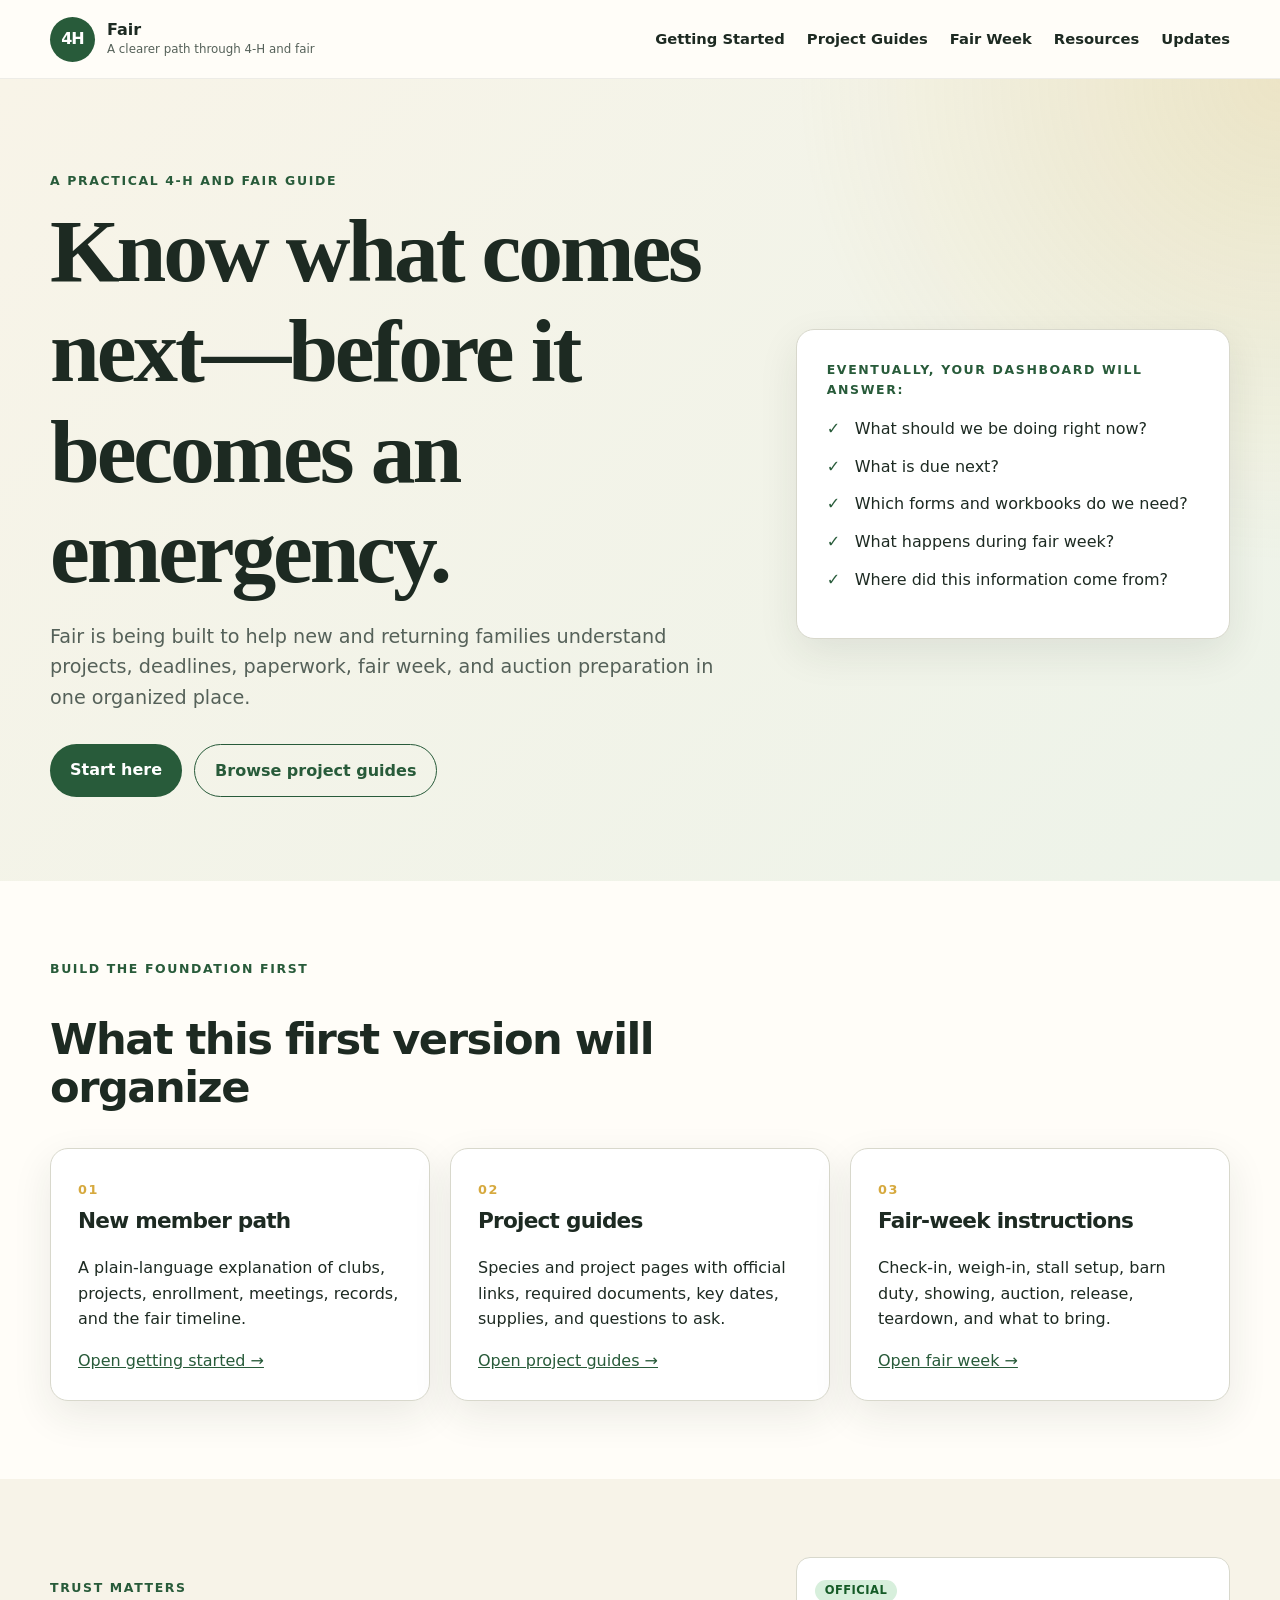
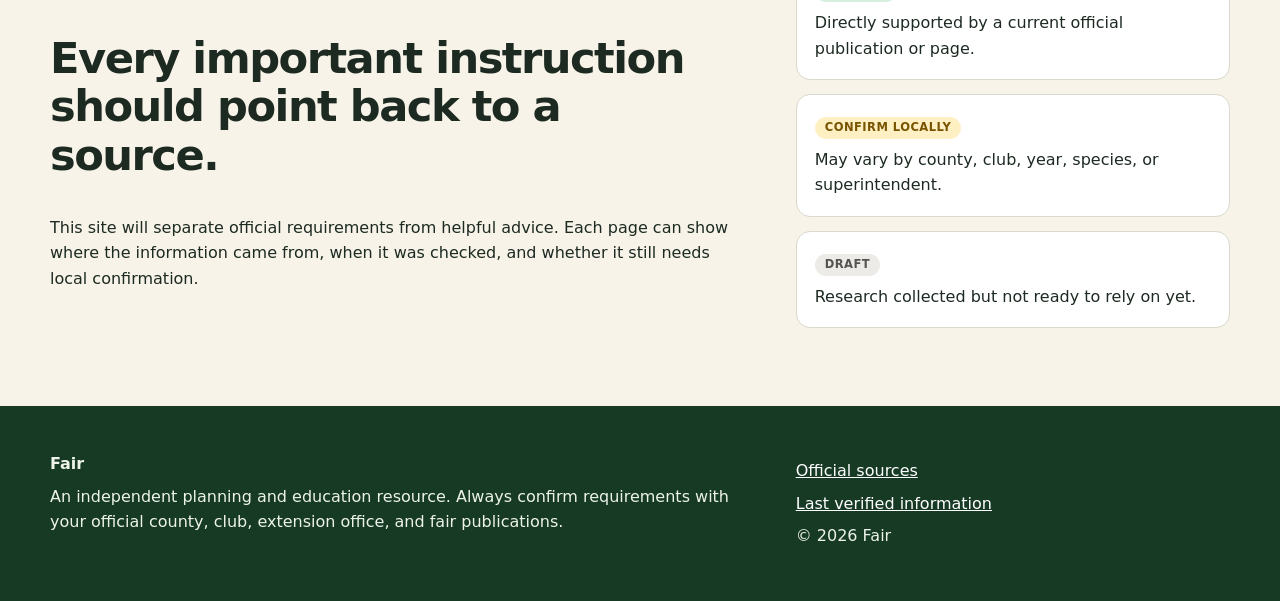
<file: index.html>
<!doctype html>
<html lang="en">
<head>
  <meta charset="utf-8">
  <meta name="viewport" content="width=device-width, initial-scale=1">
  <title>Home | Fair</title>
  <meta name="description" content="A clearer path through 4-H projects, fair preparation, and fair week.">
  <link rel="stylesheet" href="assets/css/styles.css">
</head>
<body>

<header class="site-header">
  <div class="container header-inner">
    <a class="brand" href="index.html" aria-current="page" aria-label="Fair home">
      <span class="brand-mark" aria-hidden="true">4H</span>
      <span>
        <strong>Fair</strong>
        <small>A clearer path through 4-H and fair</small>
      </span>
    </a>
    <button class="nav-toggle" type="button" aria-expanded="false" aria-controls="site-nav">
      Menu
    </button>
    <nav id="site-nav" class="site-nav" aria-label="Main navigation">
      <a href="getting-started.html">Getting Started</a>
      <a href="projects.html">Project Guides</a>
      <a href="fair-week.html">Fair Week</a>
      <a href="resources.html">Resources</a>
      <a href="updates.html">Updates</a>
    </nav>
  </div>
</header>

<main>

<section class="hero">
  <div class="container hero-grid">
    <div>
      <p class="eyebrow">A practical 4-H and fair guide</p>
      <h1>Know what comes next—before it becomes an emergency.</h1>
      <p class="hero-copy">Fair is being built to help new and returning families understand projects, deadlines, paperwork, fair week, and auction preparation in one organized place.</p>
      <div class="button-row">
        <a class="button primary" href="getting-started.html">Start here</a>
        <a class="button secondary" href="projects.html">Browse project guides</a>
      </div>
    </div>
    <aside class="hero-card">
      <p class="eyebrow">Eventually, your dashboard will answer:</p>
      <ul class="check-list">
        <li>What should we be doing right now?</li>
        <li>What is due next?</li>
        <li>Which forms and workbooks do we need?</li>
        <li>What happens during fair week?</li>
        <li>Where did this information come from?</li>
      </ul>
    </aside>
  </div>
</section>

<section class="section">
  <div class="container">
    <div class="section-heading">
      <p class="eyebrow">Build the foundation first</p>
      <h2>What this first version will organize</h2>
    </div>
    <div class="card-grid">
      <article class="card">
        <span class="card-number">01</span>
        <h3>New member path</h3>
        <p>A plain-language explanation of clubs, projects, enrollment, meetings, records, and the fair timeline.</p>
        <a href="getting-started.html">Open getting started →</a>
      </article>
      <article class="card">
        <span class="card-number">02</span>
        <h3>Project guides</h3>
        <p>Species and project pages with official links, required documents, key dates, supplies, and questions to ask.</p>
        <a href="projects.html">Open project guides →</a>
      </article>
      <article class="card">
        <span class="card-number">03</span>
        <h3>Fair-week instructions</h3>
        <p>Check-in, weigh-in, stall setup, barn duty, showing, auction, release, teardown, and what to bring.</p>
        <a href="fair-week.html">Open fair week →</a>
      </article>
    </div>
  </div>
</section>

<section class="section muted">
  <div class="container split">
    <div>
      <p class="eyebrow">Trust matters</p>
      <h2>Every important instruction should point back to a source.</h2>
      <p>This site will separate official requirements from helpful advice. Each page can show where the information came from, when it was checked, and whether it still needs local confirmation.</p>
    </div>
    <div class="status-panel">
      <div><span class="status official">Official</span><p>Directly supported by a current official publication or page.</p></div>
      <div><span class="status confirm">Confirm locally</span><p>May vary by county, club, year, species, or superintendent.</p></div>
      <div><span class="status draft">Draft</span><p>Research collected but not ready to rely on yet.</p></div>
    </div>
  </div>
</section>

</main>

<footer class="site-footer">
  <div class="container footer-grid">
    <div>
      <strong>Fair</strong>
      <p>An independent planning and education resource. Always confirm requirements with your official county, club, extension office, and fair publications.</p>
    </div>
    <div>
      <p><a href="resources.html">Official sources</a></p>
      <p><a href="updates.html">Last verified information</a></p>
      <p>&copy; <span data-current-year></span> Fair</p>
    </div>
  </div>
</footer>
<script src="assets/js/site.js"></script>

</body>
</html>
</file>
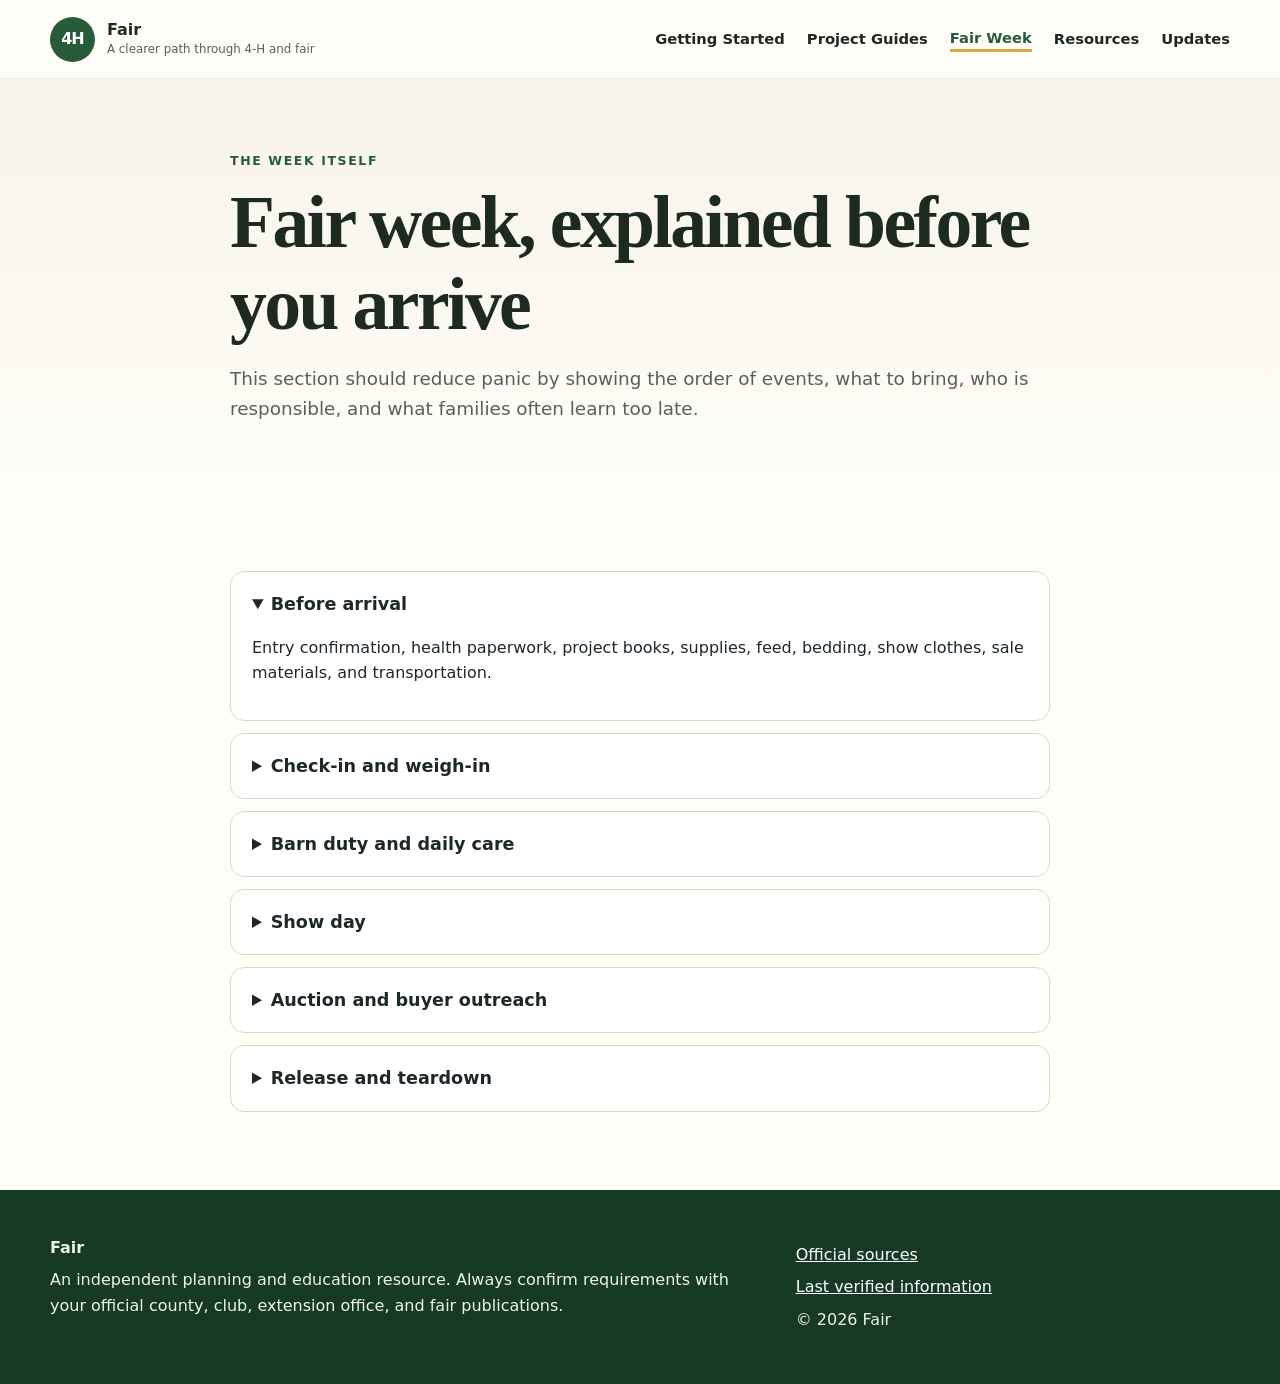
<file: fair-week.html>
<!doctype html>
<html lang="en">
<head>
  <meta charset="utf-8">
  <meta name="viewport" content="width=device-width, initial-scale=1">
  <title>Fair Week | Fair</title>
  <meta name="description" content="Understand check-in, barn duty, showing, auction, release, and teardown.">
  <link rel="stylesheet" href="assets/css/styles.css">
</head>
<body>

<header class="site-header">
  <div class="container header-inner">
    <a class="brand" href="index.html" aria-label="Fair home">
      <span class="brand-mark" aria-hidden="true">4H</span>
      <span>
        <strong>Fair</strong>
        <small>A clearer path through 4-H and fair</small>
      </span>
    </a>
    <button class="nav-toggle" type="button" aria-expanded="false" aria-controls="site-nav">
      Menu
    </button>
    <nav id="site-nav" class="site-nav" aria-label="Main navigation">
      <a href="getting-started.html">Getting Started</a>
      <a href="projects.html">Project Guides</a>
      <a href="fair-week.html" aria-current="page">Fair Week</a>
      <a href="resources.html">Resources</a>
      <a href="updates.html">Updates</a>
    </nav>
  </div>
</header>

<main>

<section class="page-hero">
  <div class="container narrow">
    <p class="eyebrow">The week itself</p>
    <h1>Fair week, explained before you arrive</h1>
    <p>This section should reduce panic by showing the order of events, what to bring, who is responsible, and what families often learn too late.</p>
  </div>
</section>
<section class="section">
  <div class="container narrow">
    <div class="accordion-list">
      <details open>
        <summary>Before arrival</summary>
        <p>Entry confirmation, health paperwork, project books, supplies, feed, bedding, show clothes, sale materials, and transportation.</p>
      </details>
      <details>
        <summary>Check-in and weigh-in</summary>
        <p>Where to go, when to arrive, who handles the animal, required paperwork, identification checks, and what happens if there is a problem.</p>
      </details>
      <details>
        <summary>Barn duty and daily care</summary>
        <p>Feeding, watering, cleaning, appearance standards, duty schedules, communication, and parent-versus-member expectations.</p>
      </details>
      <details>
        <summary>Show day</summary>
        <p>Arrival time, grooming, class order, ring etiquette, equipment, clothing, and what judging may include.</p>
      </details>
      <details>
        <summary>Auction and buyer outreach</summary>
        <p>Buyer letters, approaching businesses, sale order, thanking supporters, payment expectations, and permitted language.</p>
      </details>
      <details>
        <summary>Release and teardown</summary>
        <p>Animal release, tack removal, stall cleaning, club responsibilities, hauling, and final paperwork.</p>
      </details>
    </div>
  </div>
</section>

</main>

<footer class="site-footer">
  <div class="container footer-grid">
    <div>
      <strong>Fair</strong>
      <p>An independent planning and education resource. Always confirm requirements with your official county, club, extension office, and fair publications.</p>
    </div>
    <div>
      <p><a href="resources.html">Official sources</a></p>
      <p><a href="updates.html">Last verified information</a></p>
      <p>&copy; <span data-current-year></span> Fair</p>
    </div>
  </div>
</footer>
<script src="assets/js/site.js"></script>

</body>
</html>
</file>
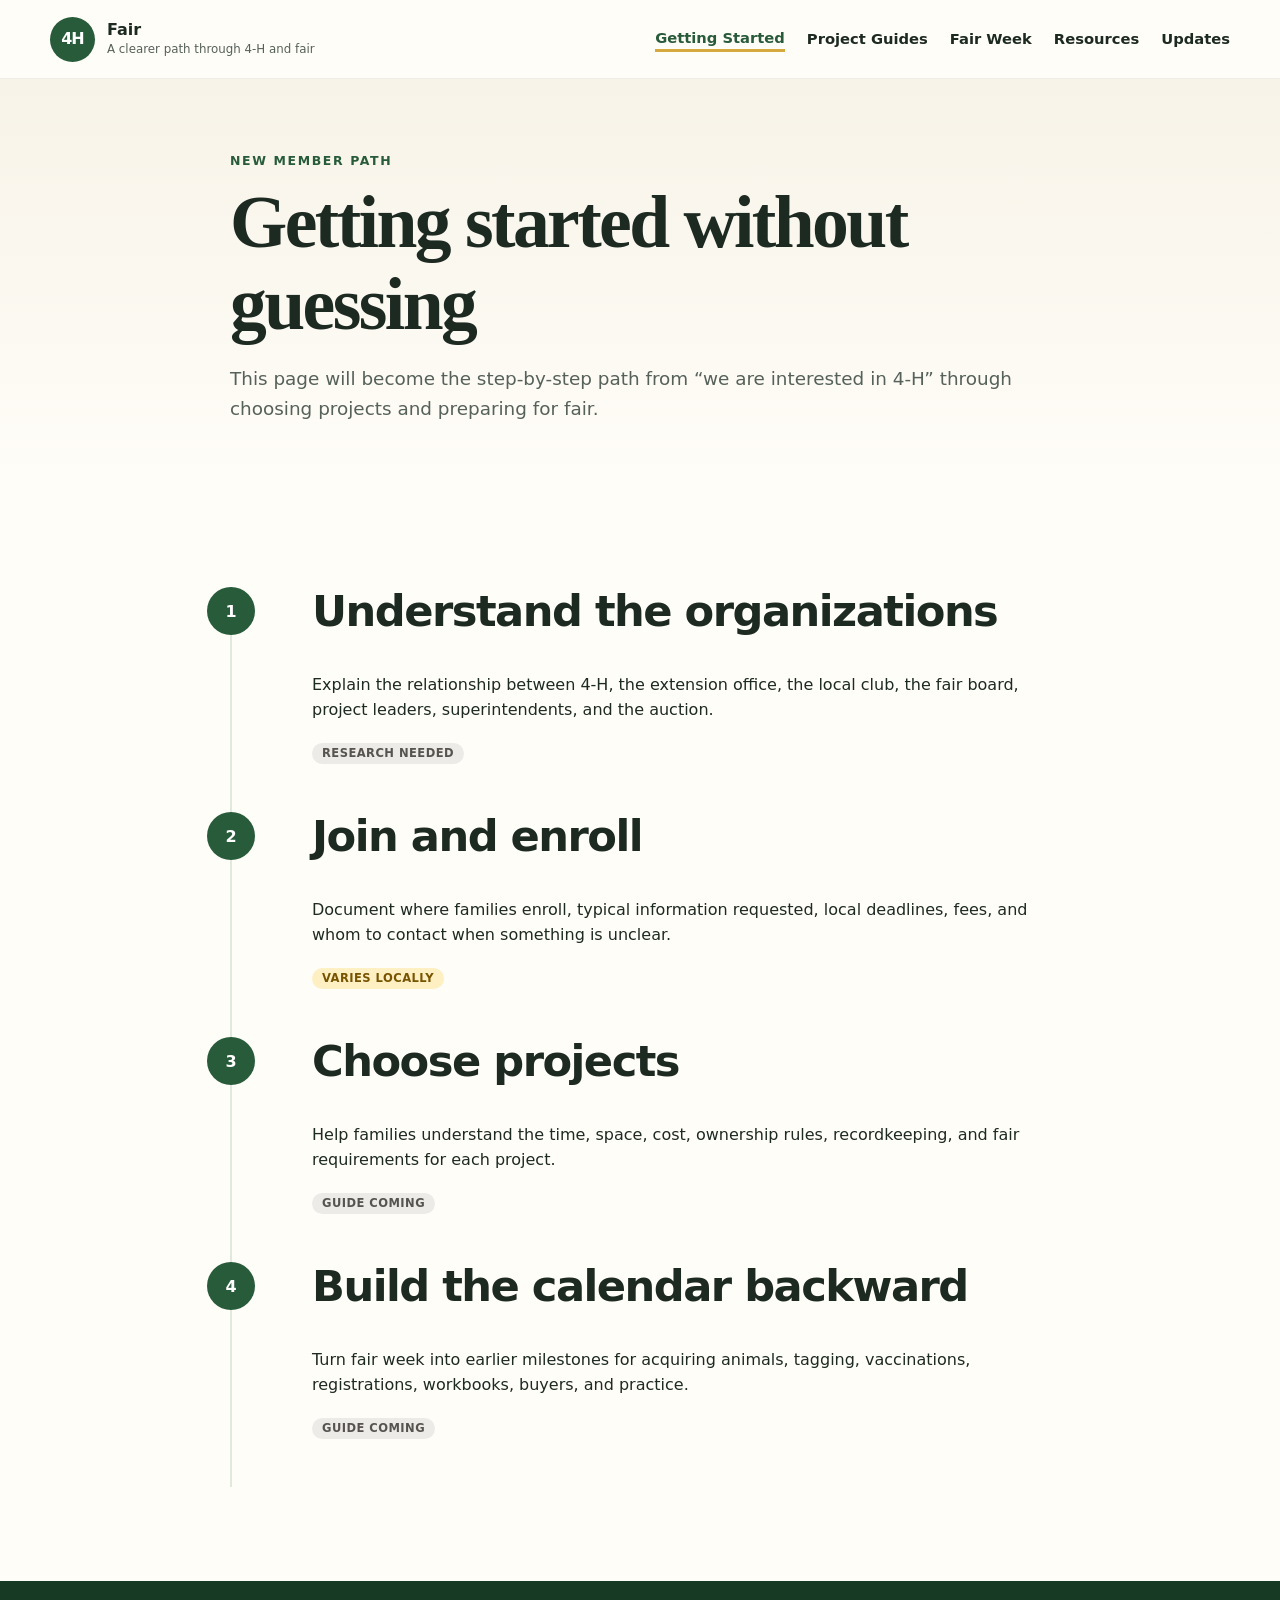
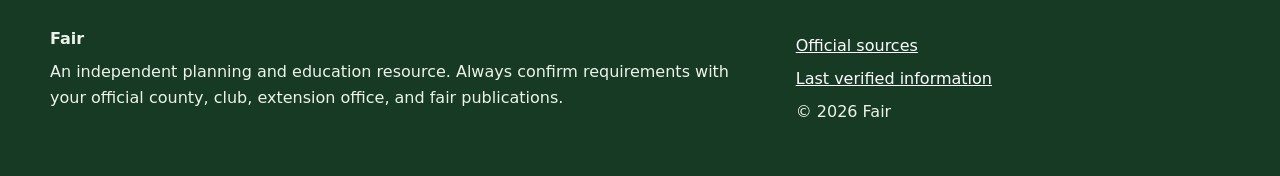
<file: getting-started.html>
<!doctype html>
<html lang="en">
<head>
  <meta charset="utf-8">
  <meta name="viewport" content="width=device-width, initial-scale=1">
  <title>Getting Started | Fair</title>
  <meta name="description" content="A step-by-step starting path for new 4-H and fair families.">
  <link rel="stylesheet" href="assets/css/styles.css">
</head>
<body>

<header class="site-header">
  <div class="container header-inner">
    <a class="brand" href="index.html" aria-label="Fair home">
      <span class="brand-mark" aria-hidden="true">4H</span>
      <span>
        <strong>Fair</strong>
        <small>A clearer path through 4-H and fair</small>
      </span>
    </a>
    <button class="nav-toggle" type="button" aria-expanded="false" aria-controls="site-nav">
      Menu
    </button>
    <nav id="site-nav" class="site-nav" aria-label="Main navigation">
      <a href="getting-started.html" aria-current="page">Getting Started</a>
      <a href="projects.html">Project Guides</a>
      <a href="fair-week.html">Fair Week</a>
      <a href="resources.html">Resources</a>
      <a href="updates.html">Updates</a>
    </nav>
  </div>
</header>

<main>

<section class="page-hero">
  <div class="container narrow">
    <p class="eyebrow">New member path</p>
    <h1>Getting started without guessing</h1>
    <p>This page will become the step-by-step path from “we are interested in 4-H” through choosing projects and preparing for fair.</p>
  </div>
</section>
<section class="section">
  <div class="container narrow">
    <ol class="timeline">
      <li>
        <h2>Understand the organizations</h2>
        <p>Explain the relationship between 4-H, the extension office, the local club, the fair board, project leaders, superintendents, and the auction.</p>
        <span class="status draft">Research needed</span>
      </li>
      <li>
        <h2>Join and enroll</h2>
        <p>Document where families enroll, typical information requested, local deadlines, fees, and whom to contact when something is unclear.</p>
        <span class="status confirm">Varies locally</span>
      </li>
      <li>
        <h2>Choose projects</h2>
        <p>Help families understand the time, space, cost, ownership rules, recordkeeping, and fair requirements for each project.</p>
        <span class="status draft">Guide coming</span>
      </li>
      <li>
        <h2>Build the calendar backward</h2>
        <p>Turn fair week into earlier milestones for acquiring animals, tagging, vaccinations, registrations, workbooks, buyers, and practice.</p>
        <span class="status draft">Guide coming</span>
      </li>
    </ol>
  </div>
</section>

</main>

<footer class="site-footer">
  <div class="container footer-grid">
    <div>
      <strong>Fair</strong>
      <p>An independent planning and education resource. Always confirm requirements with your official county, club, extension office, and fair publications.</p>
    </div>
    <div>
      <p><a href="resources.html">Official sources</a></p>
      <p><a href="updates.html">Last verified information</a></p>
      <p>&copy; <span data-current-year></span> Fair</p>
    </div>
  </div>
</footer>
<script src="assets/js/site.js"></script>

</body>
</html>
</file>
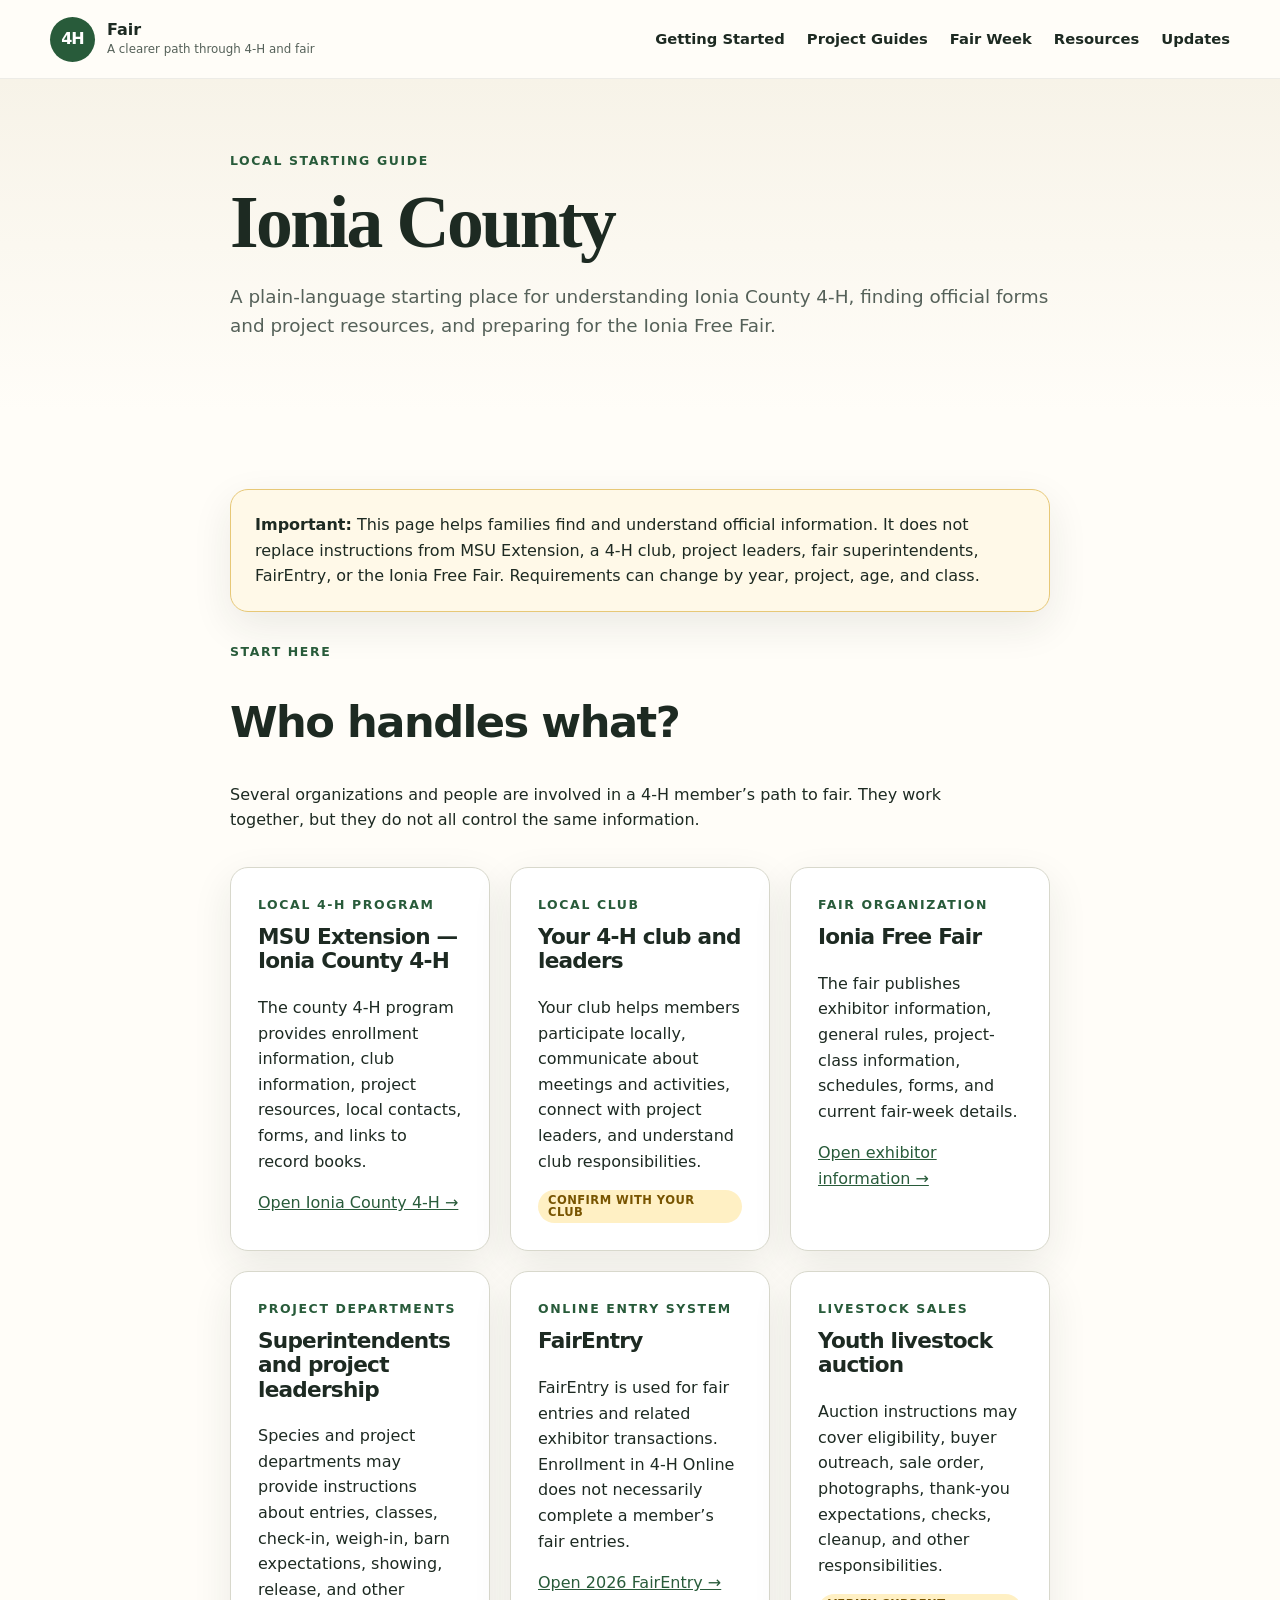
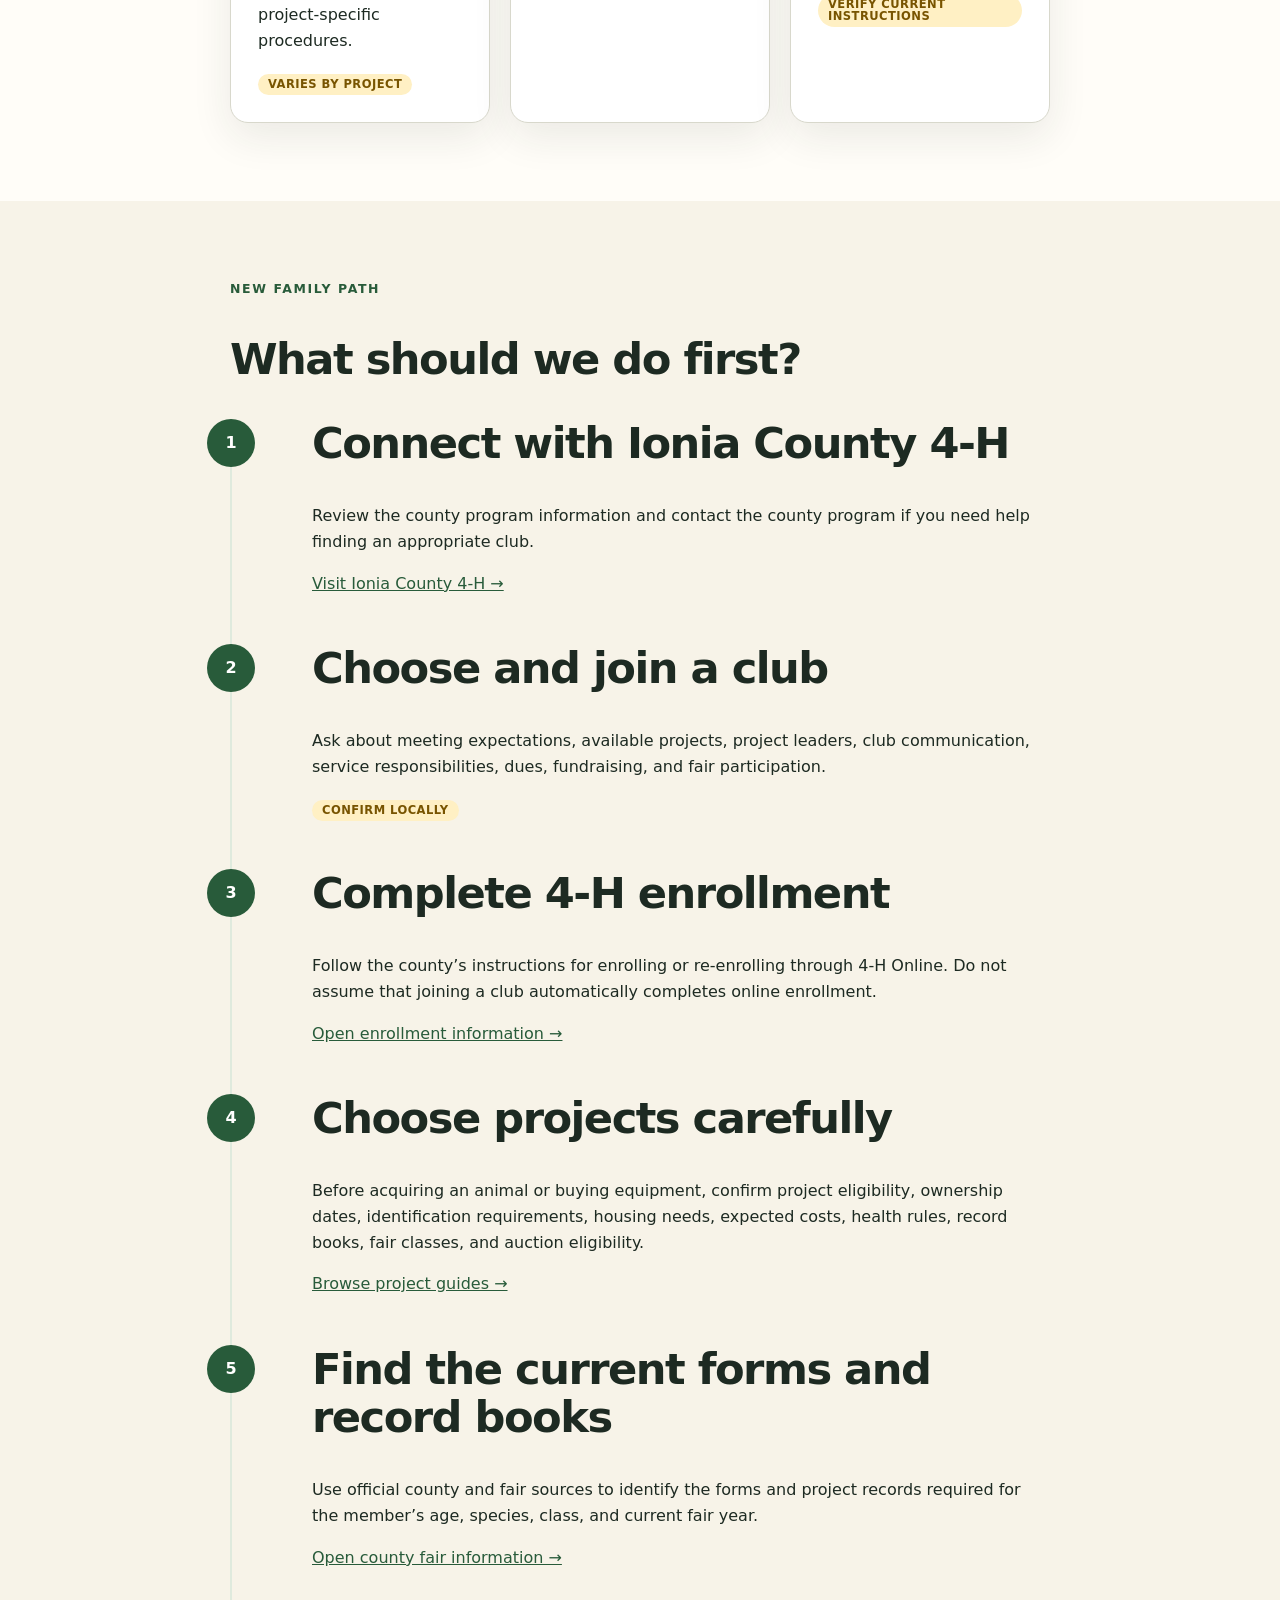
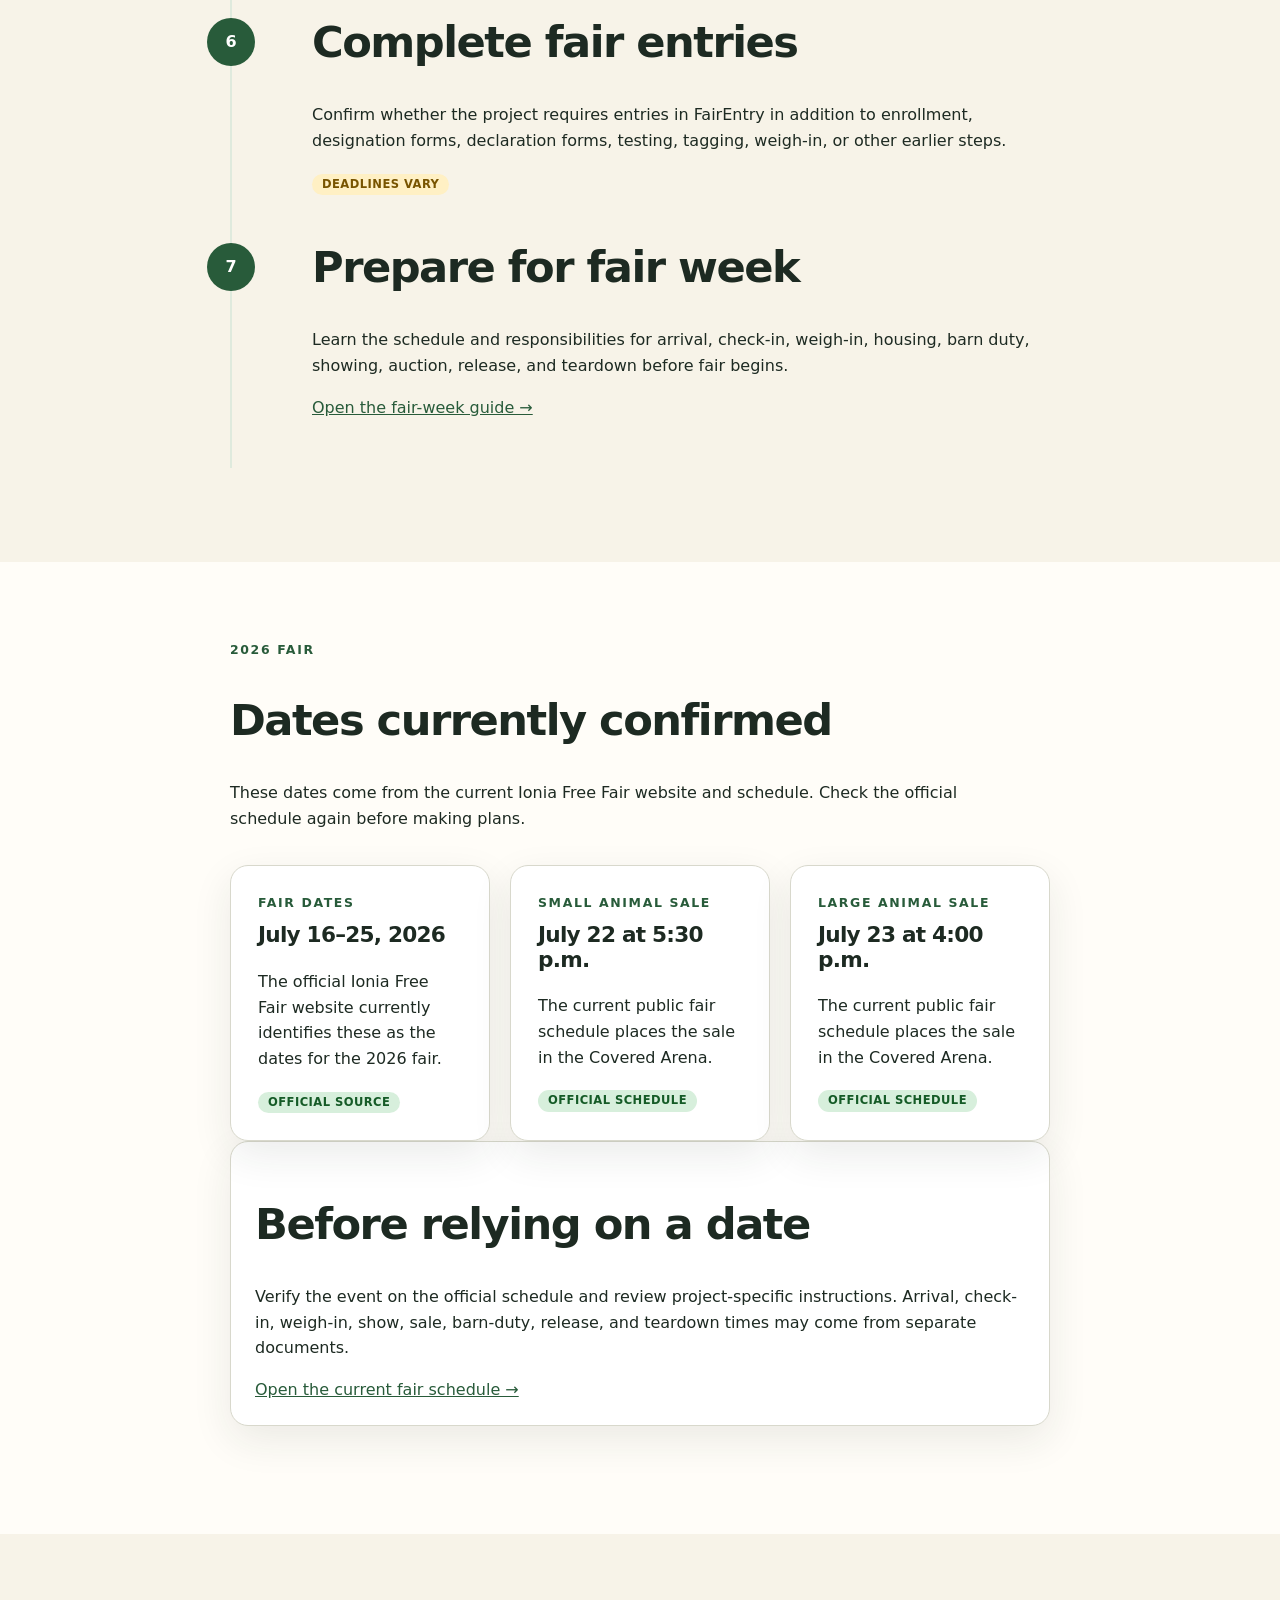
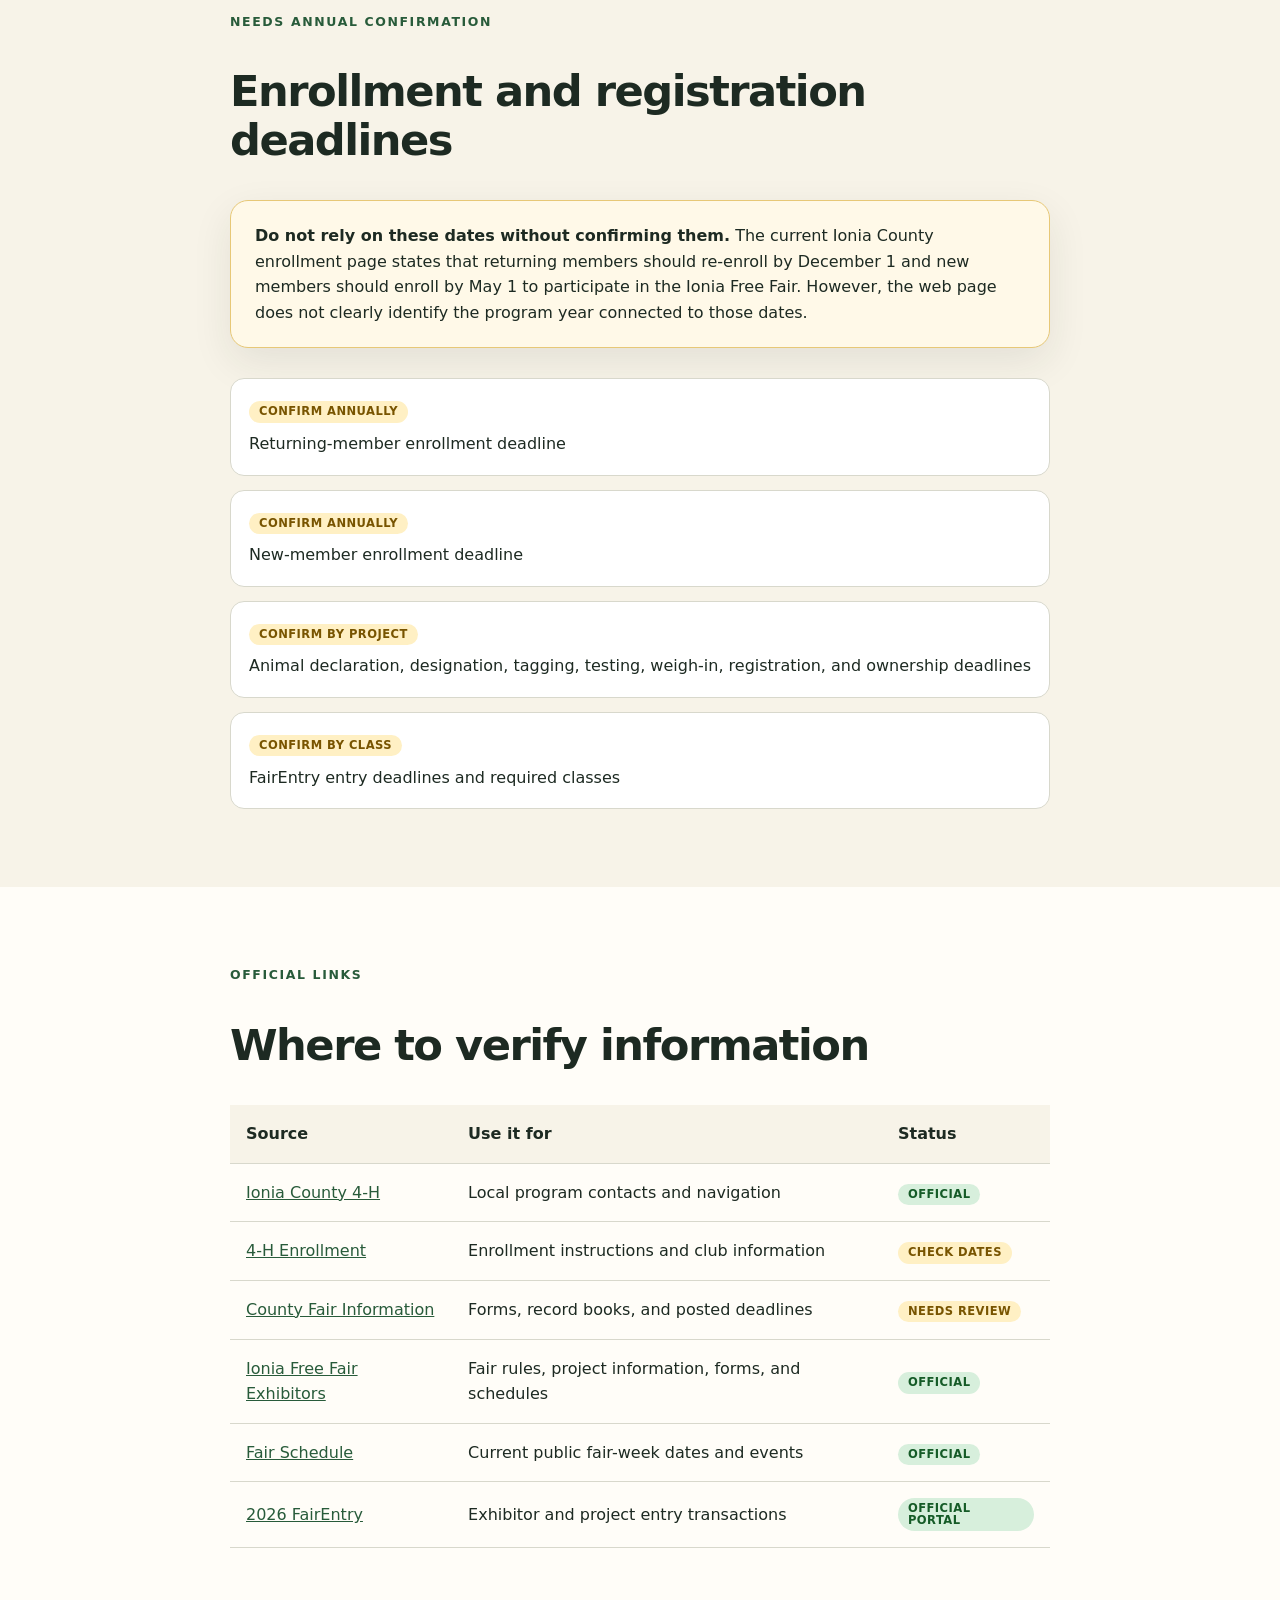
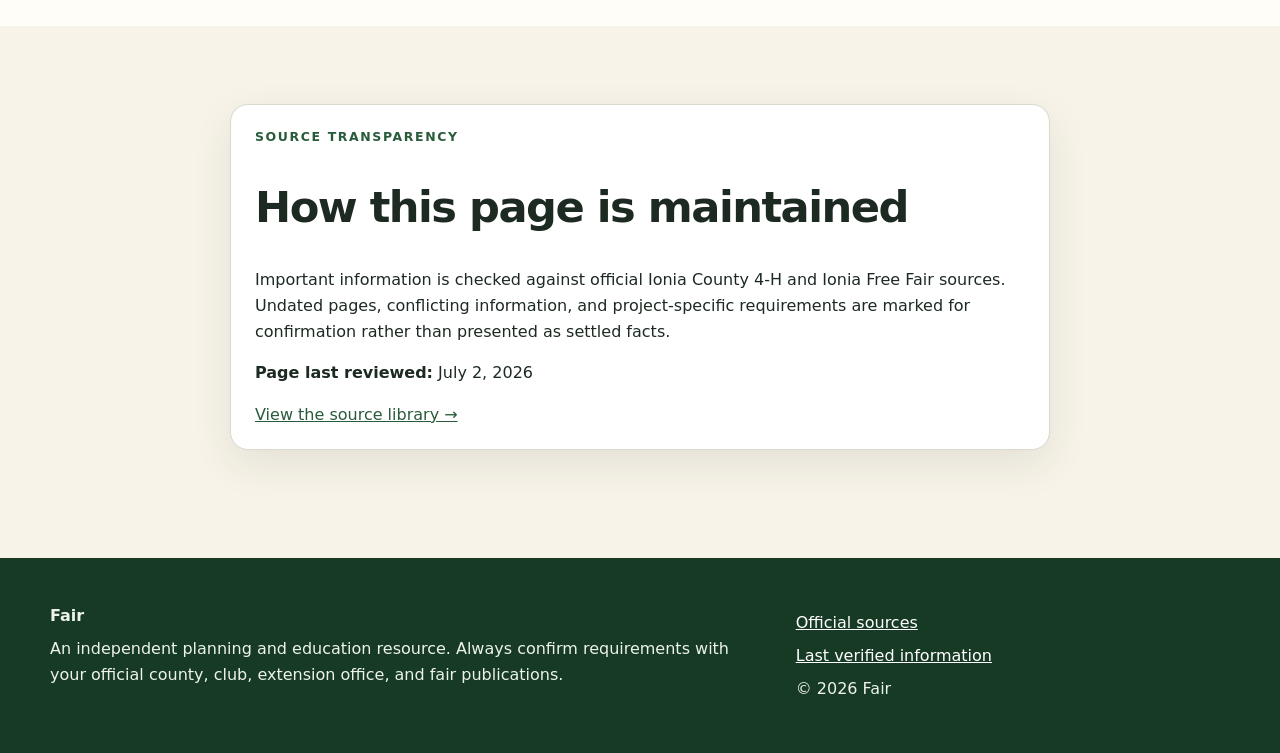
<file: ionia-county.html>
<!doctype html>
<html lang="en">
<head>
  <meta charset="utf-8">
  <meta name="viewport" content="width=device-width, initial-scale=1">

  <title>Ionia County | Fair</title>

  <meta
    name="description"
    content="A starting guide for Ionia County 4-H enrollment, projects, official forms, fair preparation, and the Ionia Free Fair."
  >

  <link rel="stylesheet" href="assets/css/styles.css">
</head>

<body>

<header class="site-header">
  <div class="container header-inner">

    <a class="brand" href="index.html" aria-label="Fair home">
      <span class="brand-mark" aria-hidden="true">4H</span>

      <span>
        <strong>Fair</strong>
        <small>A clearer path through 4-H and fair</small>
      </span>
    </a>

    <button
      class="nav-toggle"
      type="button"
      aria-expanded="false"
      aria-controls="site-nav"
    >
      Menu
    </button>

    <nav id="site-nav" class="site-nav" aria-label="Main navigation">
      <a href="getting-started.html">Getting Started</a>
      <a href="projects.html">Project Guides</a>
      <a href="fair-week.html">Fair Week</a>
      <a href="resources.html">Resources</a>
      <a href="updates.html">Updates</a>
    </nav>

  </div>
</header>


<main>

  <section class="page-hero">
    <div class="container narrow">

      <p class="eyebrow">Local starting guide</p>

      <h1>Ionia County</h1>

      <p>
        A plain-language starting place for understanding Ionia County 4-H,
        finding official forms and project resources, and preparing for the
        Ionia Free Fair.
      </p>

    </div>
  </section>


  <section class="section">
    <div class="container narrow">

      <div class="warning">
        <strong>Important:</strong>
        This page helps families find and understand official information.
        It does not replace instructions from MSU Extension, a 4-H club,
        project leaders, fair superintendents, FairEntry, or the Ionia Free Fair.
        Requirements can change by year, project, age, and class.
      </div>


      <div class="section-heading">
        <p class="eyebrow">Start here</p>
        <h2>Who handles what?</h2>

        <p>
          Several organizations and people are involved in a 4-H member’s path
          to fair. They work together, but they do not all control the same
          information.
        </p>
      </div>


      <div class="card-grid">

        <article class="card">
          <p class="eyebrow">Local 4-H program</p>
          <h3>MSU Extension — Ionia County 4-H</h3>

          <p>
            The county 4-H program provides enrollment information, club
            information, project resources, local contacts, forms, and links
            to record books.
          </p>

          <a
            href="https://www.canr.msu.edu/ionia/ionia_county_4_h/"
            target="_blank"
            rel="noopener"
          >
            Open Ionia County 4-H →
          </a>
        </article>


        <article class="card">
          <p class="eyebrow">Local club</p>
          <h3>Your 4-H club and leaders</h3>

          <p>
            Your club helps members participate locally, communicate about
            meetings and activities, connect with project leaders, and
            understand club responsibilities.
          </p>

          <span class="status confirm">Confirm with your club</span>
        </article>


        <article class="card">
          <p class="eyebrow">Fair organization</p>
          <h3>Ionia Free Fair</h3>

          <p>
            The fair publishes exhibitor information, general rules,
            project-class information, schedules, forms, and current fair-week
            details.
          </p>

          <a
            href="https://ioniafreefair.com/exhibitors/"
            target="_blank"
            rel="noopener"
          >
            Open exhibitor information →
          </a>
        </article>


        <article class="card">
          <p class="eyebrow">Project departments</p>
          <h3>Superintendents and project leadership</h3>

          <p>
            Species and project departments may provide instructions about
            entries, classes, check-in, weigh-in, barn expectations, showing,
            release, and other project-specific procedures.
          </p>

          <span class="status confirm">Varies by project</span>
        </article>


        <article class="card">
          <p class="eyebrow">Online entry system</p>
          <h3>FairEntry</h3>

          <p>
            FairEntry is used for fair entries and related exhibitor
            transactions. Enrollment in 4-H Online does not necessarily
            complete a member’s fair entries.
          </p>

          <a
            href="https://fairentry.com/Public/EnterFair/23347"
            target="_blank"
            rel="noopener"
          >
            Open 2026 FairEntry →
          </a>
        </article>


        <article class="card">
          <p class="eyebrow">Livestock sales</p>
          <h3>Youth livestock auction</h3>

          <p>
            Auction instructions may cover eligibility, buyer outreach,
            sale order, photographs, thank-you expectations, checks, cleanup,
            and other responsibilities.
          </p>

          <span class="status confirm">Verify current instructions</span>
        </article>

      </div>

    </div>
  </section>


  <section class="section muted">
    <div class="container narrow">

      <div class="section-heading">
        <p class="eyebrow">New family path</p>
        <h2>What should we do first?</h2>
      </div>


      <ol class="timeline">

        <li>
          <h2>Connect with Ionia County 4-H</h2>

          <p>
            Review the county program information and contact the county
            program if you need help finding an appropriate club.
          </p>

          <a
            href="https://www.canr.msu.edu/ionia/ionia_county_4_h/"
            target="_blank"
            rel="noopener"
          >
            Visit Ionia County 4-H →
          </a>
        </li>


        <li>
          <h2>Choose and join a club</h2>

          <p>
            Ask about meeting expectations, available projects, project
            leaders, club communication, service responsibilities, dues,
            fundraising, and fair participation.
          </p>

          <span class="status confirm">Confirm locally</span>
        </li>


        <li>
          <h2>Complete 4-H enrollment</h2>

          <p>
            Follow the county’s instructions for enrolling or re-enrolling
            through 4-H Online. Do not assume that joining a club automatically
            completes online enrollment.
          </p>

          <a
            href="https://www.canr.msu.edu/ionia/ionia_county_4_h/4_h_enroll"
            target="_blank"
            rel="noopener"
          >
            Open enrollment information →
          </a>
        </li>


        <li>
          <h2>Choose projects carefully</h2>

          <p>
            Before acquiring an animal or buying equipment, confirm project
            eligibility, ownership dates, identification requirements,
            housing needs, expected costs, health rules, record books, fair
            classes, and auction eligibility.
          </p>

          <a href="projects.html">
            Browse project guides →
          </a>
        </li>


        <li>
          <h2>Find the current forms and record books</h2>

          <p>
            Use official county and fair sources to identify the forms and
            project records required for the member’s age, species, class,
            and current fair year.
          </p>

          <a
            href="https://www.canr.msu.edu/ionia/ionia_county_4_h/4_h_fair_information"
            target="_blank"
            rel="noopener"
          >
            Open county fair information →
          </a>
        </li>


        <li>
          <h2>Complete fair entries</h2>

          <p>
            Confirm whether the project requires entries in FairEntry in
            addition to enrollment, designation forms, declaration forms,
            testing, tagging, weigh-in, or other earlier steps.
          </p>

          <span class="status confirm">Deadlines vary</span>
        </li>


        <li>
          <h2>Prepare for fair week</h2>

          <p>
            Learn the schedule and responsibilities for arrival, check-in,
            weigh-in, housing, barn duty, showing, auction, release, and
            teardown before fair begins.
          </p>

          <a href="fair-week.html">
            Open the fair-week guide →
          </a>
        </li>

      </ol>

    </div>
  </section>


  <section class="section">
    <div class="container narrow">

      <div class="section-heading">
        <p class="eyebrow">2026 fair</p>
        <h2>Dates currently confirmed</h2>

        <p>
          These dates come from the current Ionia Free Fair website and
          schedule. Check the official schedule again before making plans.
        </p>
      </div>


      <div class="card-grid">

        <article class="card">
          <p class="eyebrow">Fair dates</p>
          <h3>July 16–25, 2026</h3>

          <p>
            The official Ionia Free Fair website currently identifies these as
            the dates for the 2026 fair.
          </p>

          <span class="status official">Official source</span>
        </article>


        <article class="card">
          <p class="eyebrow">Small Animal Sale</p>
          <h3>July 22 at 5:30 p.m.</h3>

          <p>
            The current public fair schedule places the sale in the Covered
            Arena.
          </p>

          <span class="status official">Official schedule</span>
        </article>


        <article class="card">
          <p class="eyebrow">Large Animal Sale</p>
          <h3>July 23 at 4:00 p.m.</h3>

          <p>
            The current public fair schedule places the sale in the Covered
            Arena.
          </p>

          <span class="status official">Official schedule</span>
        </article>

      </div>


      <div class="callout">
        <h2>Before relying on a date</h2>

        <p>
          Verify the event on the official schedule and review project-specific
          instructions. Arrival, check-in, weigh-in, show, sale, barn-duty,
          release, and teardown times may come from separate documents.
        </p>

        <a
          href="https://ioniafreefair.com/fair-schedule/"
          target="_blank"
          rel="noopener"
        >
          Open the current fair schedule →
        </a>
      </div>

    </div>
  </section>


  <section class="section muted">
    <div class="container narrow">

      <div class="section-heading">
        <p class="eyebrow">Needs annual confirmation</p>
        <h2>Enrollment and registration deadlines</h2>
      </div>


      <div class="warning">
        <strong>Do not rely on these dates without confirming them.</strong>

        The current Ionia County enrollment page states that returning members
        should re-enroll by December 1 and new members should enroll by May 1
        to participate in the Ionia Free Fair. However, the web page does not
        clearly identify the program year connected to those dates.
      </div>


      <div class="status-panel">

        <div>
          <span class="status confirm">Confirm annually</span>

          <p>
            Returning-member enrollment deadline
          </p>
        </div>


        <div>
          <span class="status confirm">Confirm annually</span>

          <p>
            New-member enrollment deadline
          </p>
        </div>


        <div>
          <span class="status confirm">Confirm by project</span>

          <p>
            Animal declaration, designation, tagging, testing, weigh-in,
            registration, and ownership deadlines
          </p>
        </div>


        <div>
          <span class="status confirm">Confirm by class</span>

          <p>
            FairEntry entry deadlines and required classes
          </p>
        </div>

      </div>

    </div>
  </section>


  <section class="section">
    <div class="container narrow">

      <div class="section-heading">
        <p class="eyebrow">Official links</p>
        <h2>Where to verify information</h2>
      </div>


      <div class="resource-table-wrap">

        <table class="resource-table">

          <thead>
            <tr>
              <th>Source</th>
              <th>Use it for</th>
              <th>Status</th>
            </tr>
          </thead>

          <tbody>

            <tr>
              <td>
                <a
                  href="https://www.canr.msu.edu/ionia/ionia_county_4_h/"
                  target="_blank"
                  rel="noopener"
                >
                  Ionia County 4-H
                </a>
              </td>

              <td>
                Local program contacts and navigation
              </td>

              <td>
                <span class="status official">Official</span>
              </td>
            </tr>


            <tr>
              <td>
                <a
                  href="https://www.canr.msu.edu/ionia/ionia_county_4_h/4_h_enroll"
                  target="_blank"
                  rel="noopener"
                >
                  4-H Enrollment
                </a>
              </td>

              <td>
                Enrollment instructions and club information
              </td>

              <td>
                <span class="status confirm">Check dates</span>
              </td>
            </tr>


            <tr>
              <td>
                <a
                  href="https://www.canr.msu.edu/ionia/ionia_county_4_h/4_h_fair_information"
                  target="_blank"
                  rel="noopener"
                >
                  County Fair Information
                </a>
              </td>

              <td>
                Forms, record books, and posted deadlines
              </td>

              <td>
                <span class="status confirm">Needs review</span>
              </td>
            </tr>


            <tr>
              <td>
                <a
                  href="https://ioniafreefair.com/exhibitors/"
                  target="_blank"
                  rel="noopener"
                >
                  Ionia Free Fair Exhibitors
                </a>
              </td>

              <td>
                Fair rules, project information, forms, and schedules
              </td>

              <td>
                <span class="status official">Official</span>
              </td>
            </tr>


            <tr>
              <td>
                <a
                  href="https://ioniafreefair.com/fair-schedule/"
                  target="_blank"
                  rel="noopener"
                >
                  Fair Schedule
                </a>
              </td>

              <td>
                Current public fair-week dates and events
              </td>

              <td>
                <span class="status official">Official</span>
              </td>
            </tr>


            <tr>
              <td>
                <a
                  href="https://fairentry.com/Public/EnterFair/23347"
                  target="_blank"
                  rel="noopener"
                >
                  2026 FairEntry
                </a>
              </td>

              <td>
                Exhibitor and project entry transactions
              </td>

              <td>
                <span class="status official">Official portal</span>
              </td>
            </tr>

          </tbody>

        </table>

      </div>

    </div>
  </section>


  <section class="section muted">
    <div class="container narrow">

      <div class="callout">

        <p class="eyebrow">Source transparency</p>

        <h2>How this page is maintained</h2>

        <p>
          Important information is checked against official Ionia County 4-H
          and Ionia Free Fair sources. Undated pages, conflicting information,
          and project-specific requirements are marked for confirmation rather
          than presented as settled facts.
        </p>

        <p>
          <strong>Page last reviewed:</strong>
          July 2, 2026
        </p>

        <a href="resources.html">
          View the source library →
        </a>

      </div>

    </div>
  </section>

</main>


<footer class="site-footer">
  <div class="container footer-grid">

    <div>
      <strong>Fair</strong>

      <p>
        An independent planning and education resource. Always confirm
        requirements with your official county, club, extension office, and
        fair publications.
      </p>
    </div>


    <div>
      <p>
        <a href="resources.html">Official sources</a>
      </p>

      <p>
        <a href="updates.html">Last verified information</a>
      </p>

      <p>
        &copy; <span data-current-year></span> Fair
      </p>
    </div>

  </div>
</footer>


<script src="assets/js/site.js"></script>

</body>
</html>
</file>
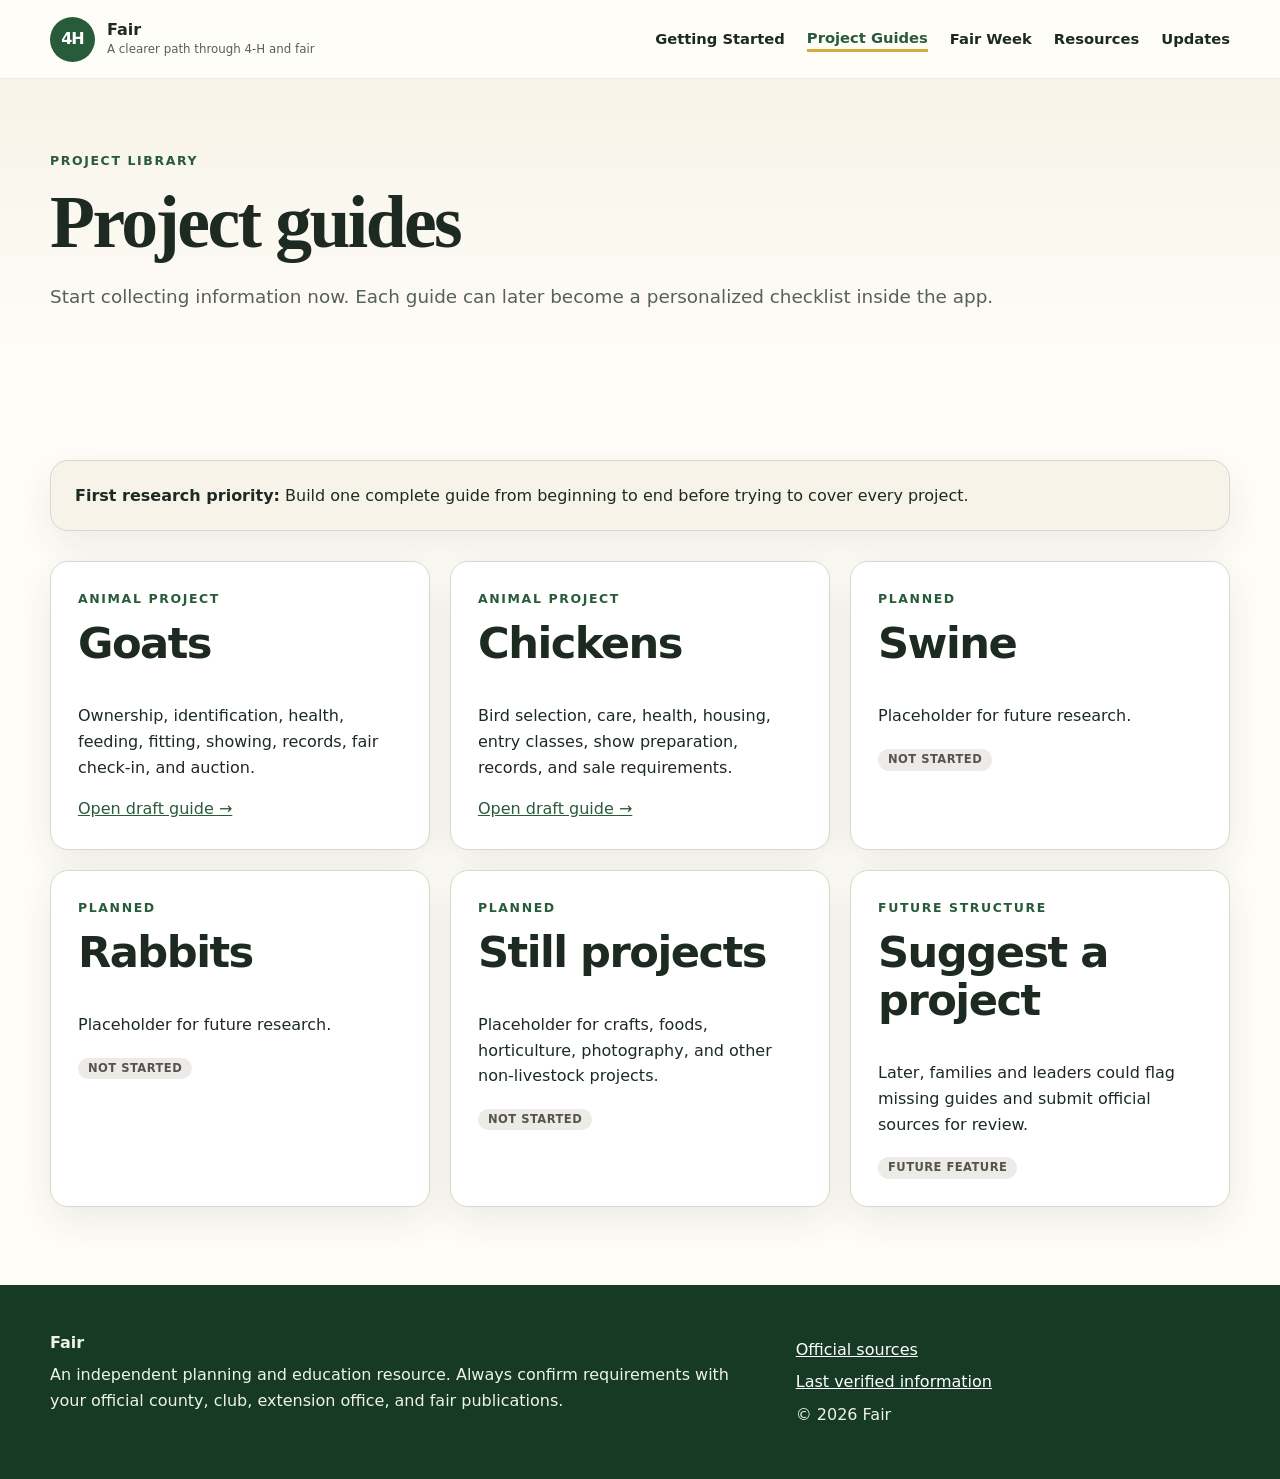
<file: projects.html>
<!doctype html>
<html lang="en">
<head>
  <meta charset="utf-8">
  <meta name="viewport" content="width=device-width, initial-scale=1">
  <title>Project Guides | Fair</title>
  <meta name="description" content="Research-based guides for 4-H animal and still projects.">
  <link rel="stylesheet" href="assets/css/styles.css">
</head>
<body>

<header class="site-header">
  <div class="container header-inner">
    <a class="brand" href="index.html" aria-label="Fair home">
      <span class="brand-mark" aria-hidden="true">4H</span>
      <span>
        <strong>Fair</strong>
        <small>A clearer path through 4-H and fair</small>
      </span>
    </a>
    <button class="nav-toggle" type="button" aria-expanded="false" aria-controls="site-nav">
      Menu
    </button>
    <nav id="site-nav" class="site-nav" aria-label="Main navigation">
      <a href="getting-started.html">Getting Started</a>
      <a href="projects.html" aria-current="page">Project Guides</a>
      <a href="fair-week.html">Fair Week</a>
      <a href="resources.html">Resources</a>
      <a href="updates.html">Updates</a>
    </nav>
  </div>
</header>

<main>

<section class="page-hero">
  <div class="container">
    <p class="eyebrow">Project library</p>
    <h1>Project guides</h1>
    <p>Start collecting information now. Each guide can later become a personalized checklist inside the app.</p>
  </div>
</section>
<section class="section">
  <div class="container">
    <div class="filter-note">
      <strong>First research priority:</strong> Build one complete guide from beginning to end before trying to cover every project.
    </div>
    <div class="card-grid project-grid">
      <article class="card"><p class="eyebrow">Animal project</p><h2>Goats</h2><p>Ownership, identification, health, feeding, fitting, showing, records, fair check-in, and auction.</p><a href="project-guides/goats.html">Open draft guide →</a></article>
      <article class="card"><p class="eyebrow">Animal project</p><h2>Chickens</h2><p>Bird selection, care, health, housing, entry classes, show preparation, records, and sale requirements.</p><a href="project-guides/chickens.html">Open draft guide →</a></article>
      <article class="card"><p class="eyebrow">Planned</p><h2>Swine</h2><p>Placeholder for future research.</p><span class="status draft">Not started</span></article>
      <article class="card"><p class="eyebrow">Planned</p><h2>Rabbits</h2><p>Placeholder for future research.</p><span class="status draft">Not started</span></article>
      <article class="card"><p class="eyebrow">Planned</p><h2>Still projects</h2><p>Placeholder for crafts, foods, horticulture, photography, and other non-livestock projects.</p><span class="status draft">Not started</span></article>
      <article class="card"><p class="eyebrow">Future structure</p><h2>Suggest a project</h2><p>Later, families and leaders could flag missing guides and submit official sources for review.</p><span class="status draft">Future feature</span></article>
    </div>
  </div>
</section>

</main>

<footer class="site-footer">
  <div class="container footer-grid">
    <div>
      <strong>Fair</strong>
      <p>An independent planning and education resource. Always confirm requirements with your official county, club, extension office, and fair publications.</p>
    </div>
    <div>
      <p><a href="resources.html">Official sources</a></p>
      <p><a href="updates.html">Last verified information</a></p>
      <p>&copy; <span data-current-year></span> Fair</p>
    </div>
  </div>
</footer>
<script src="assets/js/site.js"></script>

</body>
</html>
</file>
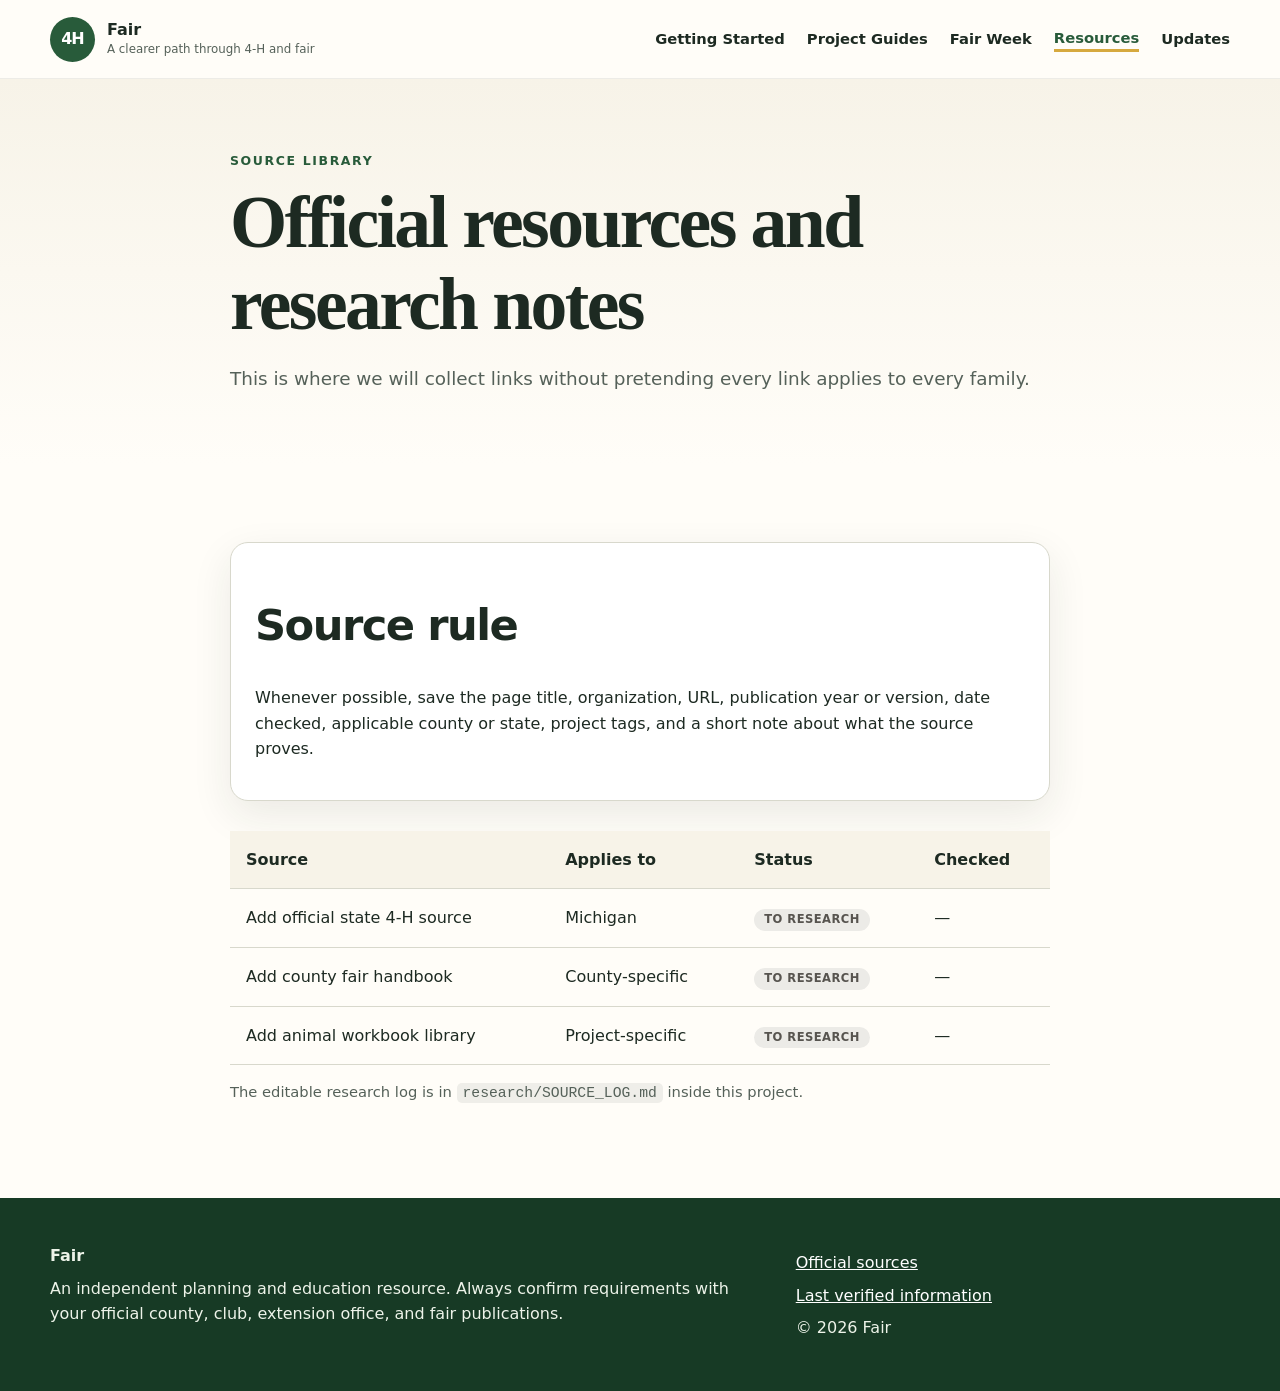
<file: resources.html>
<!doctype html>
<html lang="en">
<head>
  <meta charset="utf-8">
  <meta name="viewport" content="width=device-width, initial-scale=1">
  <title>Resources | Fair</title>
  <meta name="description" content="Official sources and research tracking for 4-H and fair information.">
  <link rel="stylesheet" href="assets/css/styles.css">
</head>
<body>

<header class="site-header">
  <div class="container header-inner">
    <a class="brand" href="index.html" aria-label="Fair home">
      <span class="brand-mark" aria-hidden="true">4H</span>
      <span>
        <strong>Fair</strong>
        <small>A clearer path through 4-H and fair</small>
      </span>
    </a>
    <button class="nav-toggle" type="button" aria-expanded="false" aria-controls="site-nav">
      Menu
    </button>
    <nav id="site-nav" class="site-nav" aria-label="Main navigation">
      <a href="getting-started.html">Getting Started</a>
      <a href="projects.html">Project Guides</a>
      <a href="fair-week.html">Fair Week</a>
      <a href="resources.html" aria-current="page">Resources</a>
      <a href="updates.html">Updates</a>
    </nav>
  </div>
</header>

<main>

<section class="page-hero">
  <div class="container narrow">
    <p class="eyebrow">Source library</p>
    <h1>Official resources and research notes</h1>
    <p>This is where we will collect links without pretending every link applies to every family.</p>
  </div>
</section>
<section class="section">
  <div class="container narrow">
    <div class="callout">
      <h2>Source rule</h2>
      <p>Whenever possible, save the page title, organization, URL, publication year or version, date checked, applicable county or state, project tags, and a short note about what the source proves.</p>
    </div>
    <div class="resource-table-wrap">
      <table class="resource-table">
        <thead><tr><th>Source</th><th>Applies to</th><th>Status</th><th>Checked</th></tr></thead>
        <tbody>
          <tr><td>Add official state 4-H source</td><td>Michigan</td><td><span class="status draft">To research</span></td><td>—</td></tr>
          <tr><td>Add county fair handbook</td><td>County-specific</td><td><span class="status draft">To research</span></td><td>—</td></tr>
          <tr><td>Add animal workbook library</td><td>Project-specific</td><td><span class="status draft">To research</span></td><td>—</td></tr>
        </tbody>
      </table>
    </div>
    <p class="small-note">The editable research log is in <code>research/SOURCE_LOG.md</code> inside this project.</p>
  </div>
</section>

</main>

<footer class="site-footer">
  <div class="container footer-grid">
    <div>
      <strong>Fair</strong>
      <p>An independent planning and education resource. Always confirm requirements with your official county, club, extension office, and fair publications.</p>
    </div>
    <div>
      <p><a href="resources.html">Official sources</a></p>
      <p><a href="updates.html">Last verified information</a></p>
      <p>&copy; <span data-current-year></span> Fair</p>
    </div>
  </div>
</footer>
<script src="assets/js/site.js"></script>

</body>
</html>
</file>
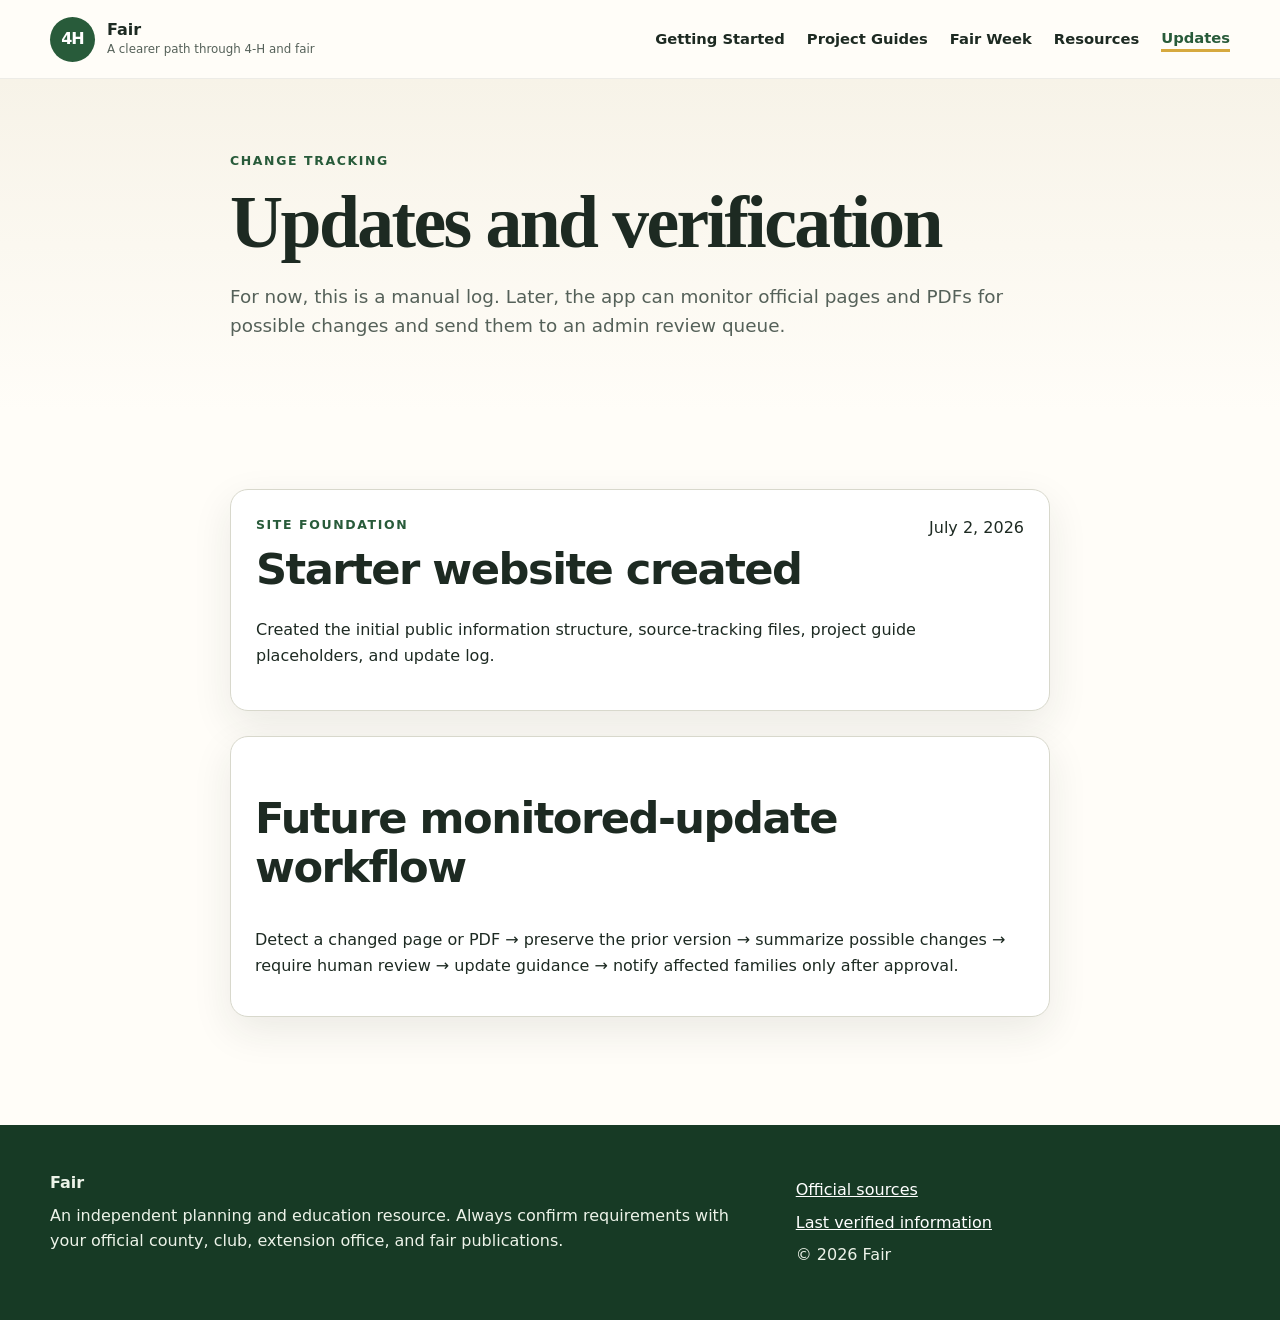
<file: updates.html>
<!doctype html>
<html lang="en">
<head>
  <meta charset="utf-8">
  <meta name="viewport" content="width=device-width, initial-scale=1">
  <title>Updates | Fair</title>
  <meta name="description" content="Track when fair information was checked and what changed.">
  <link rel="stylesheet" href="assets/css/styles.css">
</head>
<body>

<header class="site-header">
  <div class="container header-inner">
    <a class="brand" href="index.html" aria-label="Fair home">
      <span class="brand-mark" aria-hidden="true">4H</span>
      <span>
        <strong>Fair</strong>
        <small>A clearer path through 4-H and fair</small>
      </span>
    </a>
    <button class="nav-toggle" type="button" aria-expanded="false" aria-controls="site-nav">
      Menu
    </button>
    <nav id="site-nav" class="site-nav" aria-label="Main navigation">
      <a href="getting-started.html">Getting Started</a>
      <a href="projects.html">Project Guides</a>
      <a href="fair-week.html">Fair Week</a>
      <a href="resources.html">Resources</a>
      <a href="updates.html" aria-current="page">Updates</a>
    </nav>
  </div>
</header>

<main>

<section class="page-hero">
  <div class="container narrow">
    <p class="eyebrow">Change tracking</p>
    <h1>Updates and verification</h1>
    <p>For now, this is a manual log. Later, the app can monitor official pages and PDFs for possible changes and send them to an admin review queue.</p>
  </div>
</section>
<section class="section">
  <div class="container narrow">
    <article class="update-entry">
      <div>
        <p class="eyebrow">Site foundation</p>
        <h2>Starter website created</h2>
      </div>
      <time datetime="2026-07-02">July 2, 2026</time>
      <p>Created the initial public information structure, source-tracking files, project guide placeholders, and update log.</p>
    </article>
    <div class="callout">
      <h2>Future monitored-update workflow</h2>
      <p>Detect a changed page or PDF → preserve the prior version → summarize possible changes → require human review → update guidance → notify affected families only after approval.</p>
    </div>
  </div>
</section>

</main>

<footer class="site-footer">
  <div class="container footer-grid">
    <div>
      <strong>Fair</strong>
      <p>An independent planning and education resource. Always confirm requirements with your official county, club, extension office, and fair publications.</p>
    </div>
    <div>
      <p><a href="resources.html">Official sources</a></p>
      <p><a href="updates.html">Last verified information</a></p>
      <p>&copy; <span data-current-year></span> Fair</p>
    </div>
  </div>
</footer>
<script src="assets/js/site.js"></script>

</body>
</html>
</file>
<file: assets/css/styles.css>
:root {
  --ink: #1d2a22;
  --muted-ink: #556159;
  --cream: #f7f3e8;
  --paper: #fffdf8;
  --green: #285b3a;
  --green-dark: #173a25;
  --green-soft: #dfeadd;
  --gold: #d6a93e;
  --border: #d8d8cc;
  --shadow: 0 14px 40px rgba(29, 42, 34, .09);
  --radius: 18px;
  --max: 1180px;
}
* { box-sizing: border-box; }
html { scroll-behavior: smooth; }
body {
  margin: 0;
  background: var(--paper);
  color: var(--ink);
  font-family: Inter, ui-sans-serif, system-ui, -apple-system, BlinkMacSystemFont, "Segoe UI", sans-serif;
  line-height: 1.6;
}
a { color: var(--green); }
a:hover { color: var(--green-dark); }
img { max-width: 100%; }
.container { width: min(calc(100% - 36px), var(--max)); margin-inline: auto; }
.narrow { max-width: 820px; }
.site-header {
  position: sticky;
  top: 0;
  z-index: 20;
  border-bottom: 1px solid rgba(29,42,34,.08);
  background: rgba(255,253,248,.95);
  backdrop-filter: blur(12px);
}
.header-inner {
  min-height: 78px;
  display: flex;
  align-items: center;
  justify-content: space-between;
  gap: 24px;
}
.brand {
  display: flex;
  align-items: center;
  gap: 12px;
  color: var(--ink);
  text-decoration: none;
  line-height: 1.15;
}
.brand strong, .brand small { display: block; }
.brand small { margin-top: 4px; color: var(--muted-ink); font-size: .74rem; }
.brand-mark {
  width: 45px;
  height: 45px;
  display: grid;
  place-items: center;
  border-radius: 50%;
  background: var(--green);
  color: white;
  font-weight: 900;
  letter-spacing: -.06em;
}
.site-nav { display: flex; gap: 22px; align-items: center; }
.site-nav a { text-decoration: none; color: var(--ink); font-weight: 700; font-size: .92rem; }
.site-nav a[aria-current="page"] { color: var(--green); border-bottom: 3px solid var(--gold); }
.nav-toggle {
  display: none;
  appearance: none;
  border: 1px solid var(--border);
  background: white;
  border-radius: 10px;
  padding: 9px 12px;
  font: inherit;
  font-weight: 700;
}
.hero {
  padding: 92px 0 84px;
  background:
    radial-gradient(circle at top right, rgba(214,169,62,.20), transparent 32%),
    linear-gradient(135deg, #f8f4e8, #edf3e9);
}
.hero-grid, .split, .footer-grid {
  display: grid;
  grid-template-columns: 1.35fr .85fr;
  gap: 56px;
  align-items: center;
}
.eyebrow {
  margin: 0 0 10px;
  color: var(--green);
  font-size: .78rem;
  font-weight: 900;
  letter-spacing: .13em;
  text-transform: uppercase;
}
h1, h2, h3 { line-height: 1.12; letter-spacing: -.035em; }
h1 { margin: 0; font-family: Georgia, "Times New Roman", serif; font-size: clamp(2.8rem, 7vw, 5.7rem); }
h2 { font-size: clamp(1.75rem, 4vw, 2.7rem); }
h3 { font-size: 1.35rem; }
.hero-copy { max-width: 720px; font-size: 1.2rem; color: var(--muted-ink); }
.button-row { display: flex; flex-wrap: wrap; gap: 12px; margin-top: 30px; }
.button {
  display: inline-block;
  border-radius: 999px;
  padding: 13px 20px;
  text-decoration: none;
  font-weight: 800;
}
.button.primary { background: var(--green); color: white; }
.button.secondary { border: 1px solid var(--green); color: var(--green); }
.hero-card, .card, .callout, .warning, .filter-note, .update-entry {
  border: 1px solid var(--border);
  border-radius: var(--radius);
  background: white;
  box-shadow: var(--shadow);
}
.hero-card { padding: 30px; }
.section { padding: 78px 0; }
.section.muted { background: var(--cream); }
.section-heading { max-width: 740px; margin-bottom: 34px; }
.card-grid {
  display: grid;
  grid-template-columns: repeat(3, minmax(0, 1fr));
  gap: 20px;
}
.card { padding: 27px; }
.card h2, .card h3 { margin-top: 8px; }
.card-number { color: var(--gold); font-size: .8rem; font-weight: 900; letter-spacing: .13em; }
.project-grid .card { min-height: 250px; }
.check-list { padding: 0; list-style: none; }
.check-list li { position: relative; padding-left: 28px; margin: 12px 0; }
.check-list li::before { content: "✓"; position: absolute; left: 0; color: var(--green); font-weight: 900; }
.status-panel { display: grid; gap: 14px; }
.status-panel > div { background: white; padding: 18px; border-radius: 14px; border: 1px solid var(--border); }
.status-panel p { margin: 8px 0 0; }
.status {
  display: inline-block;
  border-radius: 999px;
  padding: 5px 10px;
  font-size: .72rem;
  line-height: 1;
  font-weight: 900;
  letter-spacing: .04em;
  text-transform: uppercase;
}
.status.official { background: #d7efdc; color: #155b27; }
.status.confirm { background: #fff0c4; color: #785400; }
.status.draft { background: #ecebe7; color: #57544f; }
.page-hero {
  padding: 72px 0 52px;
  background: linear-gradient(180deg, var(--cream), var(--paper));
}
.page-hero h1 { font-size: clamp(2.5rem, 6vw, 4.6rem); }
.page-hero p:last-child { color: var(--muted-ink); font-size: 1.15rem; }
.timeline { list-style: none; padding: 0; counter-reset: step; }
.timeline li {
  position: relative;
  padding: 0 0 48px 80px;
  border-left: 2px solid var(--green-soft);
}
.timeline li::before {
  counter-increment: step;
  content: counter(step);
  position: absolute;
  left: -25px;
  top: 0;
  width: 48px;
  height: 48px;
  display: grid;
  place-items: center;
  border-radius: 50%;
  background: var(--green);
  color: white;
  font-weight: 900;
}
.timeline h2 { margin-top: 0; }
.filter-note, .callout, .warning { padding: 22px 24px; margin-bottom: 30px; }
.filter-note { background: var(--cream); }
.warning { border-color: #e7c877; background: #fff9e8; }
.accordion-list { display: grid; gap: 12px; }
details { border: 1px solid var(--border); border-radius: 14px; background: white; padding: 18px 21px; }
summary { cursor: pointer; font-weight: 850; font-size: 1.1rem; }
.resource-table-wrap { overflow-x: auto; }
.resource-table { width: 100%; border-collapse: collapse; min-width: 650px; }
.resource-table th, .resource-table td { padding: 16px; text-align: left; border-bottom: 1px solid var(--border); }
.resource-table th { background: var(--cream); }
.small-note { color: var(--muted-ink); font-size: .92rem; }
code { background: #efeee9; padding: 2px 6px; border-radius: 5px; }
.update-entry {
  display: grid;
  grid-template-columns: 1fr auto;
  gap: 8px 20px;
  padding: 25px;
  margin-bottom: 25px;
}
.update-entry h2 { margin: 0; }
.update-entry p:last-child { grid-column: 1 / -1; }
.site-footer { padding: 45px 0; background: var(--green-dark); color: #edf3e9; }
.site-footer a { color: white; }
.footer-grid { align-items: start; }
.footer-grid p { margin: 7px 0; }
@media (max-width: 820px) {
  .nav-toggle { display: block; }
  .site-nav {
    display: none;
    position: absolute;
    inset: 78px 18px auto;
    padding: 18px;
    background: white;
    border: 1px solid var(--border);
    border-radius: 14px;
    box-shadow: var(--shadow);
    flex-direction: column;
    align-items: stretch;
  }
  .site-nav.open { display: flex; }
  .hero-grid, .split, .footer-grid { grid-template-columns: 1fr; gap: 30px; }
  .card-grid { grid-template-columns: 1fr; }
  .hero { padding-top: 62px; }
  .section { padding: 56px 0; }
  .timeline li { padding-left: 54px; }
}
</file>
